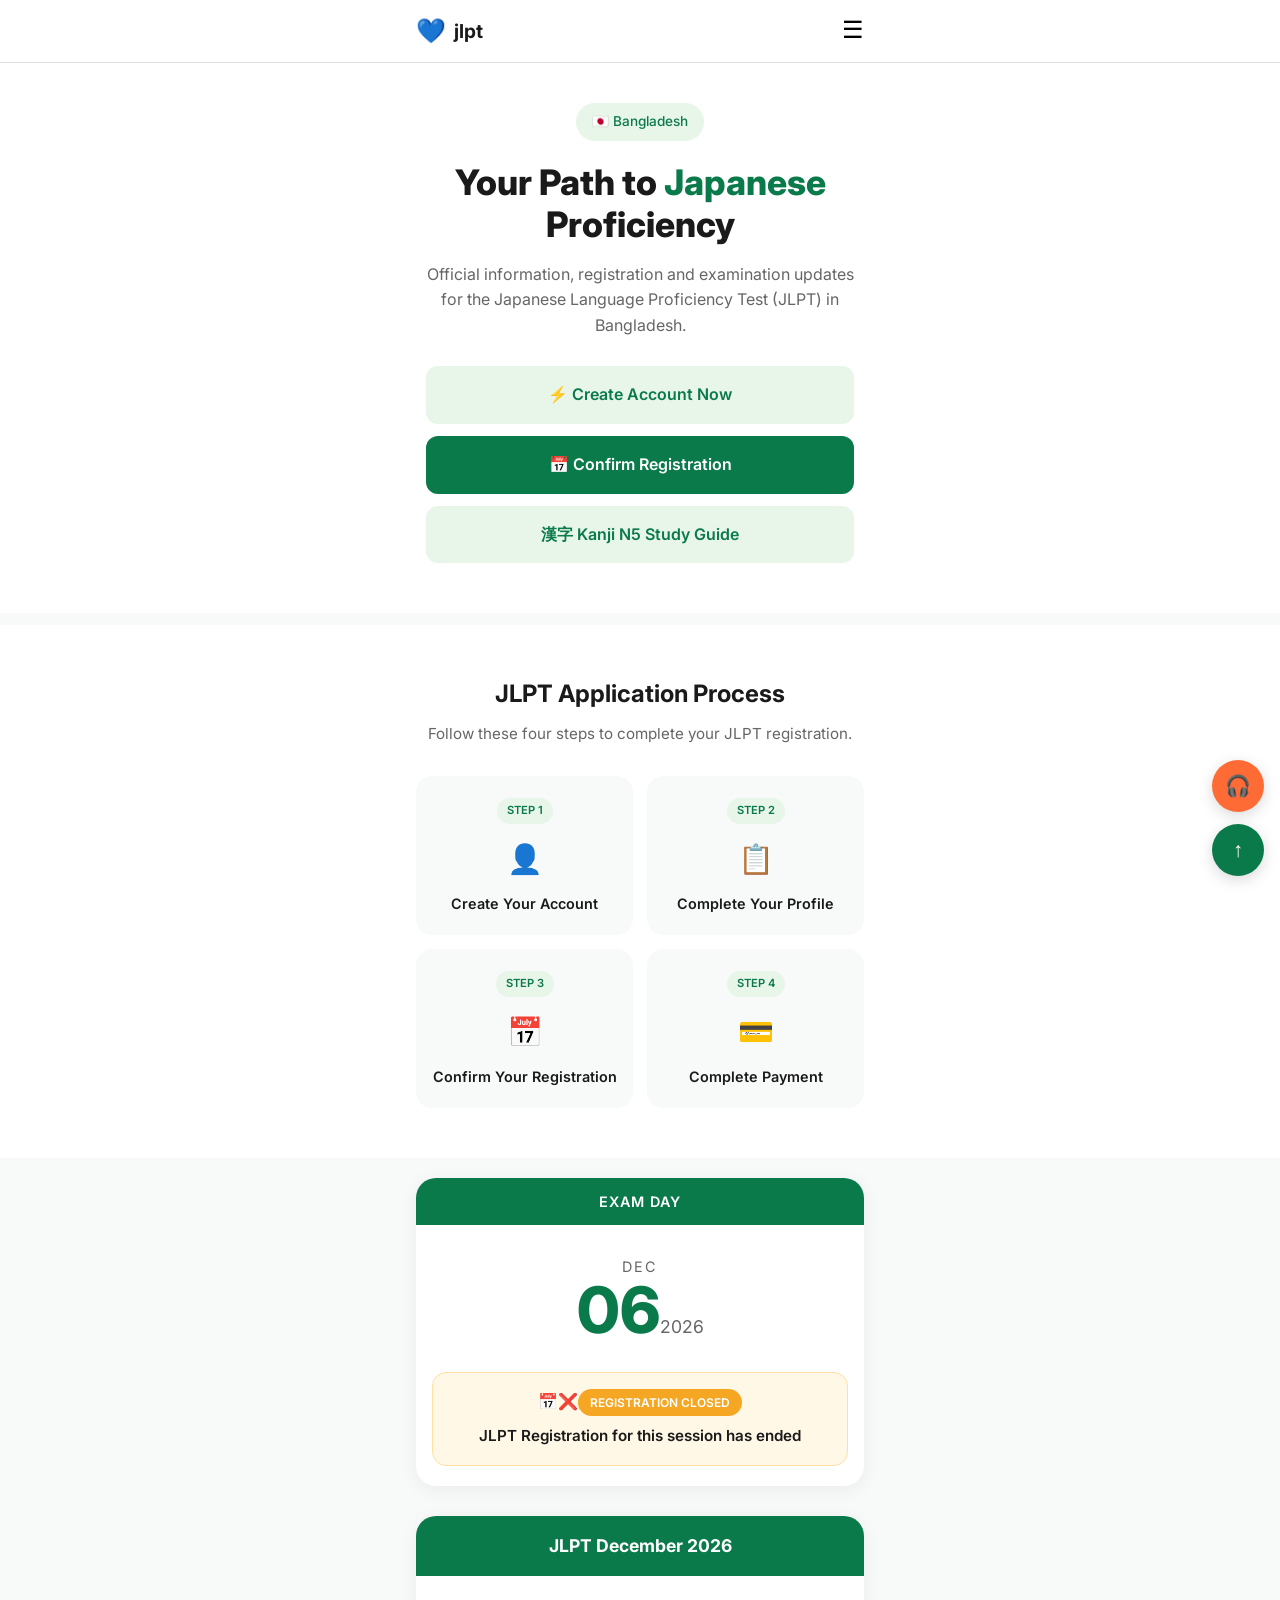
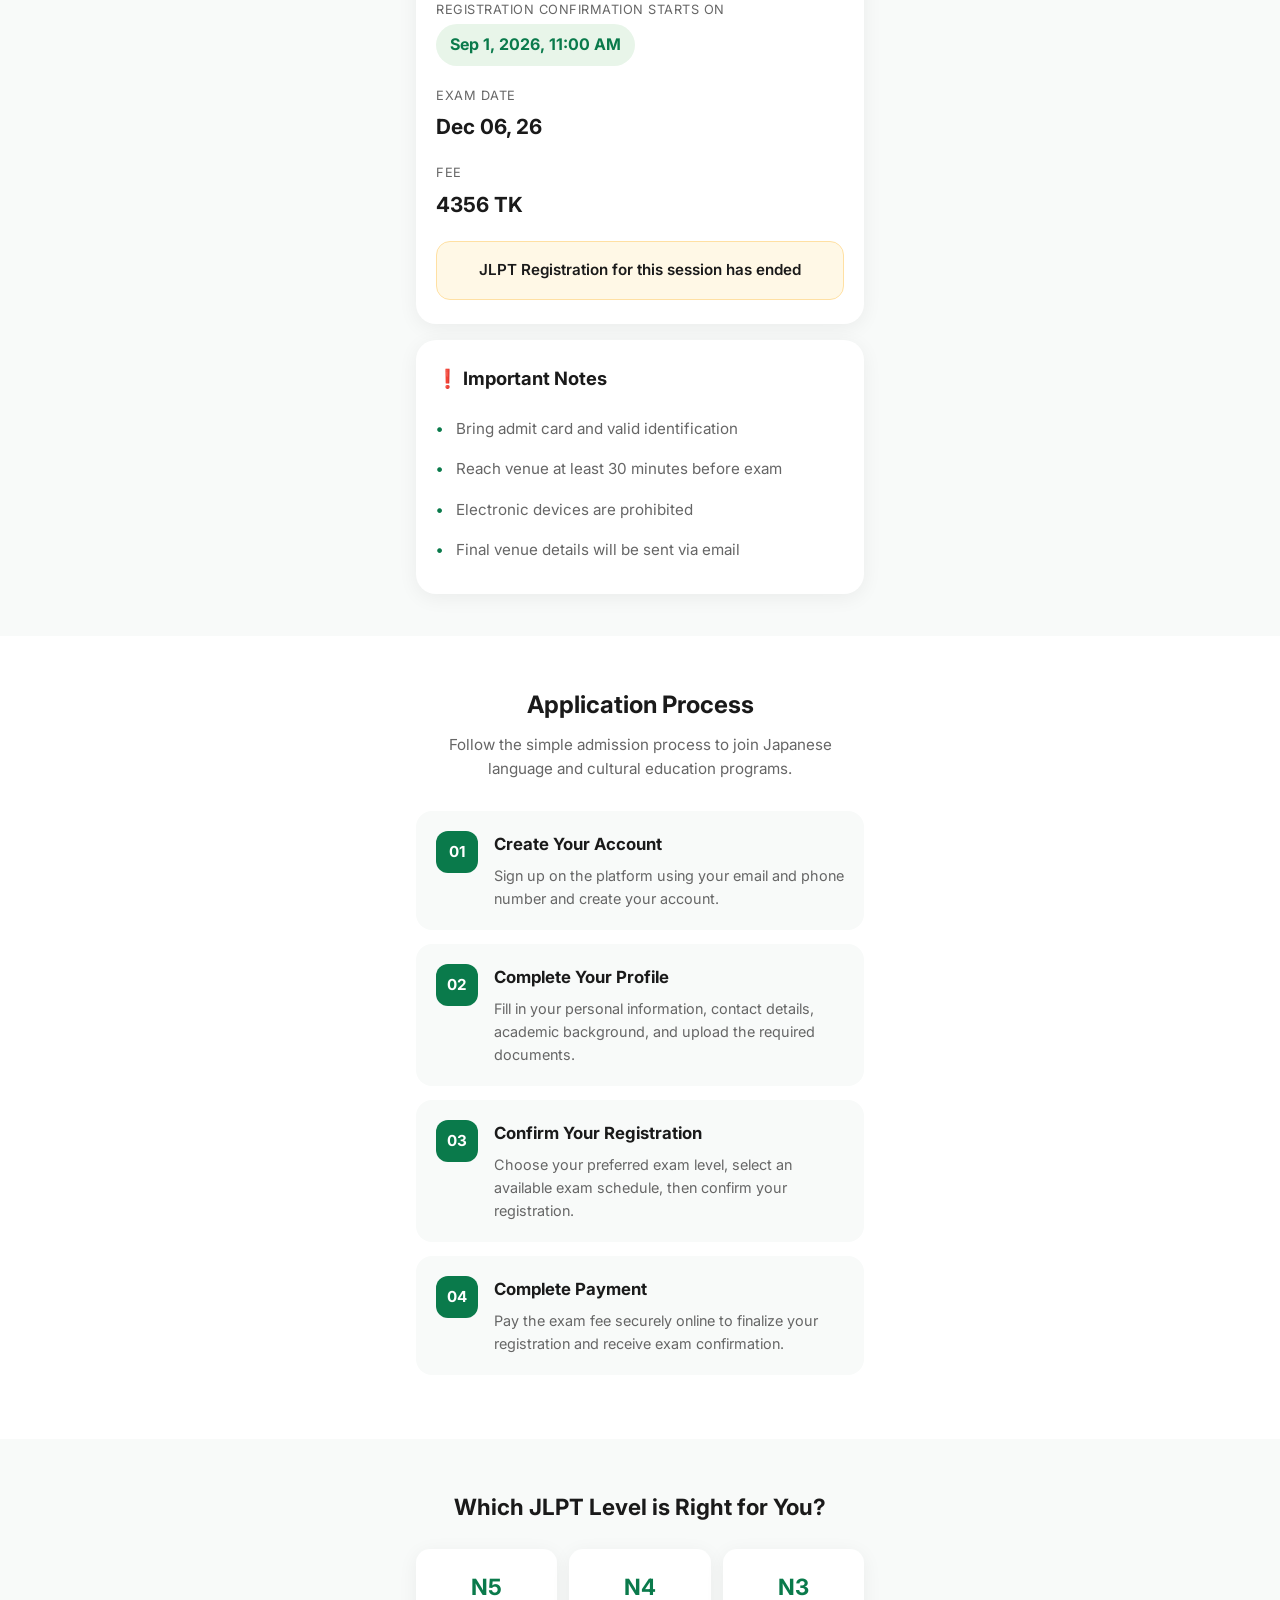
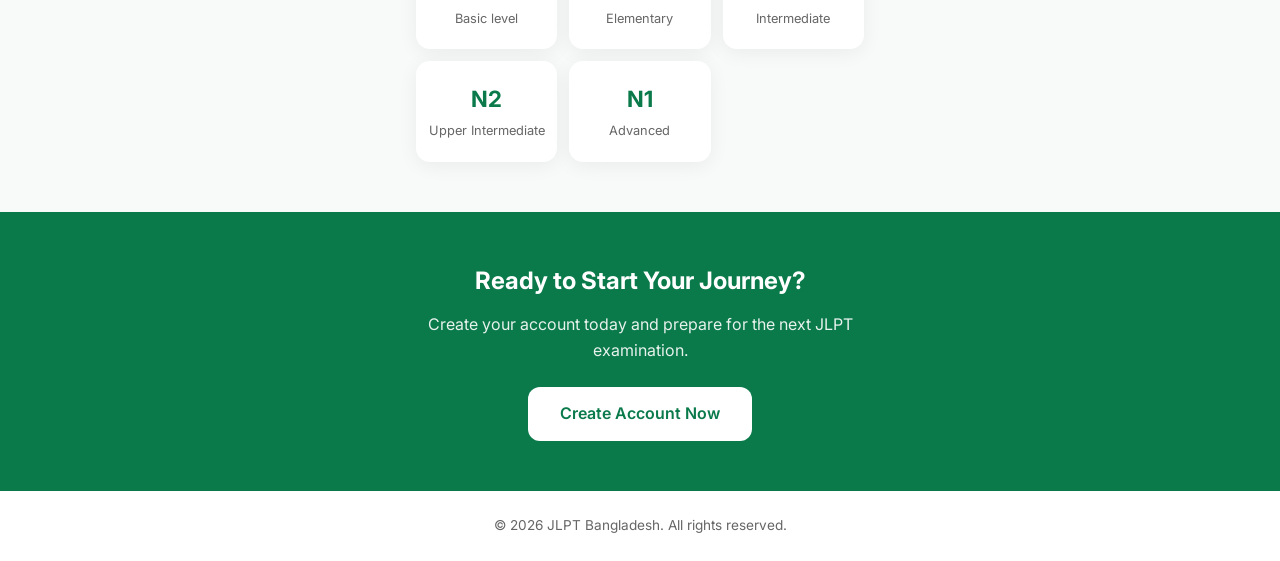
<file: index.html>
<!DOCTYPE html>
<html lang="en">
<head>
    <meta charset="UTF-8">
    <meta name="viewport" content="width=device-width, initial-scale=1.0">
    <title>JLPT Bangladesh - Japanese Language Proficiency Test</title>
    <link rel="stylesheet" href="style.css">
    <link href="https://fonts.googleapis.com/css2?family=Inter:wght@400;500;600;700;800&display=swap" rel="stylesheet">
</head>
<body>
    <!-- Header -->
    <header class="header">
        <div class="container">
            <div class="logo">
                <div class="logo-icon">💙</div>
                <span>jlpt</span>
            </div>
            <div class="header-right">
                <button class="menu-btn" id="menuBtn">☰</button>
            </div>
        </div>
    </header>

    <!-- Hero -->
    <section class="hero">
        <div class="container">
            <div class="badge">🇯🇵 Bangladesh
             </div>
            <h1>Your Path to <span>Japanese</span> Proficiency</h1>
            <p class="hero-desc">
                Official information, registration and examination updates for the Japanese Language Proficiency Test (JLPT) in Bangladesh.
            </p>
            <div class="hero-buttons">
                <a href="create-account.html" class="btn btn-light">⚡ Create Account Now</a>
                <a href="#" class="btn btn-primary">📅 Confirm Registration</a>
                <a href="kanji-n5.html" class="btn btn-light">漢字 Kanji N5 Study Guide</a>
            </div>
        </div>
    </section>

    <!-- Application Process -->
    <section class="process">
        <div class="container">
            <h2>JLPT Application Process</h2>
            <p class="section-desc">Follow these four steps to complete your JLPT registration.</p>
            <div class="steps-grid">
                <div class="step-card"><span class="step-num">STEP 1</span><div class="step-icon">👤</div><h3>Create Your Account</h3></div>
                <div class="step-card"><span class="step-num">STEP 2</span><div class="step-icon">📋</div><h3>Complete Your Profile</h3></div>
                <div class="step-card"><span class="step-num">STEP 3</span><div class="step-icon">📅</div><h3>Confirm Your Registration</h3></div>
                <div class="step-card"><span class="step-num">STEP 4</span><div class="step-icon">💳</div><h3>Complete Payment</h3></div>
            </div>
        </div>
    </section>

    <!-- Exam Day Card -->
    <section class="exam-section">
        <div class="container">
            <div class="exam-card">
                <div class="exam-day-label">EXAM DAY</div>
                <div class="exam-date"><span class="month">DEC</span><span class="day">06</span><span class="year">2026</span></div>
                <div class="status-box closed"><span class="status-icon">📅❌</span><span class="status-text">REGISTRATION CLOSED</span><p>JLPT Registration for this session has ended</p></div>
            </div>
        </div>
    </section>

    <!-- Exam Details -->
    <section class="details">
        <div class="container">
            <div class="details-card">
                <div class="details-header">JLPT December 2026</div>
                <div class="details-body">
                    <div class="info-row"><span class="label">Registration Confirmation starts on</span><span class="value green">Sep 1, 2026, 11:00 AM</span></div>
                    <div class="info-row"><span class="label">EXAM DATE</span><span class="value">Dec 06, 26</span></div>
                    <div class="info-row"><span class="label">FEE</span><span class="value">4356 TK</span></div>
                    <div class="status-box closed small"><p>JLPT Registration for this session has ended</p></div>
                </div>
            </div>
            <div class="notes-card"><h3>❗ Important Notes</h3><ul><li>Bring admit card and valid identification</li><li>Reach venue at least 30 minutes before exam</li><li>Electronic devices are prohibited</li><li>Final venue details will be sent via email</li></ul></div>
        </div>
    </section>

    <!-- Application Steps Detailed -->
    <section class="app-process">
        <div class="container">
            <h2>Application Process</h2>
            <p class="section-desc">Follow the simple admission process to join Japanese language and cultural education programs.</p>
            <div class="process-list">
                <div class="process-item"><div class="num">01</div><div class="content"><h3>Create Your Account</h3><p>Sign up on the platform using your email and phone number and create your account.</p></div></div>
                <div class="process-item"><div class="num">02</div><div class="content"><h3>Complete Your Profile</h3><p>Fill in your personal information, contact details, academic background, and upload the required documents.</p></div></div>
                <div class="process-item"><div class="num">03</div><div class="content"><h3>Confirm Your Registration</h3><p>Choose your preferred exam level, select an available exam schedule, then confirm your registration.</p></div></div>
                <div class="process-item"><div class="num">04</div><div class="content"><h3>Complete Payment</h3><p>Pay the exam fee securely online to finalize your registration and receive exam confirmation.</p></div></div>
            </div>
        </div>
    </section>

    <!-- Levels -->
    <section class="levels">
        <div class="container">
            <h2>Which JLPT Level is Right for You?</h2>
            <div class="levels-grid">
                <div class="level-card"><h3>N5</h3><p>Basic level</p></div>
                <div class="level-card"><h3>N4</h3><p>Elementary</p></div>
                <div class="level-card"><h3>N3</h3><p>Intermediate</p></div>
                <div class="level-card"><h3>N2</h3><p>Upper Intermediate</p></div>
                <div class="level-card"><h3>N1</h3><p>Advanced</p></div>
            </div>
        </div>
    </section>

    <!-- CTA -->
    <section class="cta">
        <div class="container"><h2>Ready to Start Your Journey?</h2><p>Create your account today and prepare for the next JLPT examination.</p><a href="create-account.html" class="btn btn-primary">Create Account Now</a></div>
    </section>

    <!-- Footer -->
    <footer class="footer"><div class="container"><p>© 2026 JLPT Bangladesh. All rights reserved.</p></div></footer>
    <div class="float-btns"><button class="float-btn chat">🎧</button><button class="float-btn top" id="scrollTop">↑</button></div>
    <script src="script.js"></script>
</body>
</html>
</file>
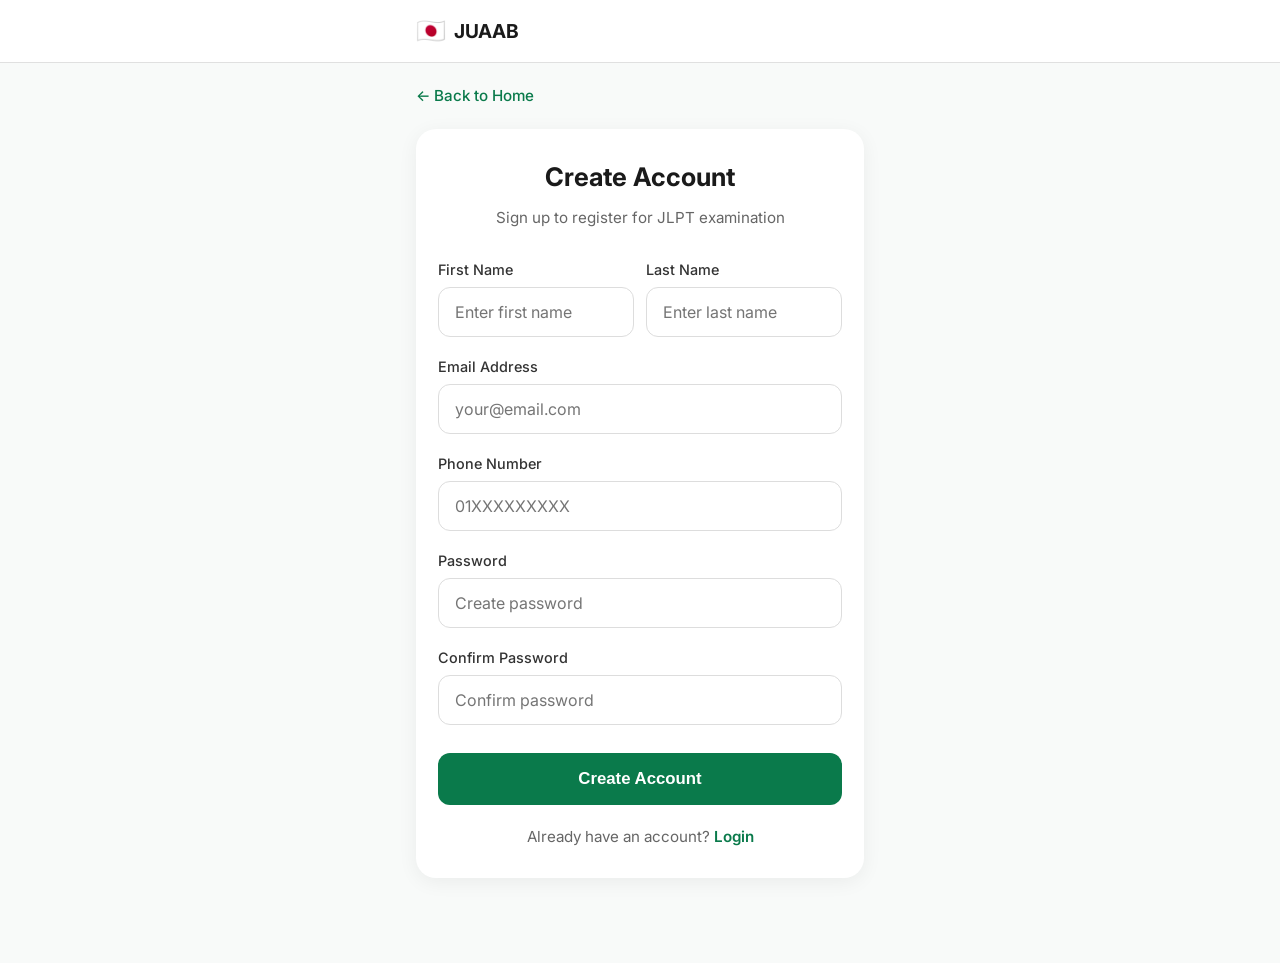
<file: create-account.html>
<!DOCTYPE html>
<html lang="en">
<head>
    <meta charset="UTF-8">
    <meta name="viewport" content="width=device-width, initial-scale=1.0">
    <title>Create Account - JLPT Bangladesh</title>
    <link rel="stylesheet" href="style.css">
    <link href="https://fonts.googleapis.com/css2?family=Inter:wght@400;500;600;700;800&display=swap" rel="stylesheet">
    <style>
        .form-page {
            min-height: 100vh;
            background: #f8faf9;
            padding: 20px 0 60px;
        }

        .form-container {
            max-width: 480px;
            margin: 0 auto;
            padding: 0 16px;
        }

        .back-link {
            display: inline-flex;
            align-items: center;
            gap: 6px;
            color: #0a7a4b;
            text-decoration: none;
            font-weight: 500;
            margin-bottom: 20px;
            font-size: 0.95rem;
        }

        .form-card {
            background: white;
            border-radius: 20px;
            padding: 28px 22px;
            box-shadow: 0 4px 20px rgba(0,0,0,0.06);
        }

        .form-card h1 {
            font-size: 1.6rem;
            margin-bottom: 8px;
            text-align: center;
        }

        .form-card .subtitle {
            text-align: center;
            color: #666;
            margin-bottom: 28px;
            font-size: 0.95rem;
        }

        .form-group {
            margin-bottom: 18px;
        }

        .form-group label {
            display: block;
            font-size: 0.9rem;
            font-weight: 500;
            margin-bottom: 6px;
            color: #333;
        }

        .form-group input {
            width: 100%;
            padding: 14px 16px;
            border: 1px solid #ddd;
            border-radius: 12px;
            font-size: 1rem;
            font-family: inherit;
            transition: border-color 0.3s;
        }

        .form-group input:focus {
            outline: none;
            border-color: #0a7a4b;
        }

        .form-row {
            display: grid;
            grid-template-columns: 1fr 1fr;
            gap: 12px;
        }

        .submit-btn {
            width: 100%;
            padding: 16px;
            background: #0a7a4b;
            color: white;
            border: none;
            border-radius: 12px;
            font-size: 1.05rem;
            font-weight: 600;
            cursor: pointer;
            margin-top: 10px;
            transition: background 0.3s;
        }

        .submit-btn:hover {
            background: #065f3a;
        }

        .login-link {
            text-align: center;
            margin-top: 20px;
            font-size: 0.95rem;
            color: #666;
        }

        .login-link a {
            color: #0a7a4b;
            font-weight: 600;
            text-decoration: none;
        }

        .success-msg {
            display: none;
            background: #e8f5e9;
            color: #0a7a4b;
            padding: 16px;
            border-radius: 12px;
            text-align: center;
            margin-bottom: 20px;
            font-weight: 500;
        }
    </style>
</head>
<body>
    <!-- Header -->
    <header class="header">
        <div class="container">
            <div class="logo">
                <div class="logo-icon">🇯🇵</div>
                <span>JUAAB</span>
            </div>
        </div>
    </header>

    <div class="form-page">
        <div class="form-container">
            <a href="index.html" class="back-link">← Back to Home</a>

            <div class="form-card">
                <div class="success-msg" id="successMsg">
                    ✅ Account created successfully!
                </div>

                <h1>Create Account</h1>
                <p class="subtitle">Sign up to register for JLPT examination</p>

                <form id="registerForm">
                    <div class="form-row">
                        <div class="form-group">
                            <label>First Name</label>
                            <input type="text" placeholder="Enter first name" required>
                        </div>
                        <div class="form-group">
                            <label>Last Name</label>
                            <input type="text" placeholder="Enter last name" required>
                        </div>
                    </div>

                    <div class="form-group">
                        <label>Email Address</label>
                        <input type="email" placeholder="your@email.com" required>
                    </div>

                    <div class="form-group">
                        <label>Phone Number</label>
                        <input type="tel" placeholder="01XXXXXXXXX" required>
                    </div>

                    <div class="form-group">
                        <label>Password</label>
                        <input type="password" placeholder="Create password" required minlength="6">
                    </div>

                    <div class="form-group">
                        <label>Confirm Password</label>
                        <input type="password" placeholder="Confirm password" required>
                    </div>

                    <button type="submit" class="submit-btn">Create Account</button>
                </form>

                <div class="login-link">
                    Already have an account? <a href="#">Login</a>
                </div>
            </div>
        </div>
    </div>

    <script>
        document.getElementById('registerForm').addEventListener('submit', function(e) {
            e.preventDefault();
            
            // Show success message
            document.getElementById('successMsg').style.display = 'block';
            
            // Reset form
            this.reset();
            
            // Scroll to top of form
            document.getElementById('successMsg').scrollIntoView({ behavior: 'smooth' });
        });
    </script>
</body>
</html>
</file>
<file: style.css>
* {
    margin: 0;
    padding: 0;
    box-sizing: border-box;
}

:root {
    --green: #0a7a4b;
    --green-dark: #065f3a;
    --green-light: #e8f5e9;
    --text: #1a1a1a;
    --text-muted: #666;
    --bg: #f8faf9;
    --white: #ffffff;
    --border: #e0e0e0;
    --shadow: 0 4px 20px rgba(0,0,0,0.06);
}

body {
    font-family: 'Inter', sans-serif;
    background: var(--bg);
    color: var(--text);
    line-height: 1.6;
}

.container {
    max-width: 480px;
    margin: 0 auto;
    padding: 0 16px;
}

/* Header */
.header {
    background: var(--white);
    position: sticky;
    top: 0;
    z-index: 100;
    border-bottom: 1px solid var(--border);
    padding: 12px 0;
}

.header .container {
    display: flex;
    justify-content: space-between;
    align-items: center;
}

.logo {
    display: flex;
    align-items: center;
    gap: 8px;
    font-weight: 700;
    font-size: 1.2rem;
}

.logo-icon {
    font-size: 1.5rem;
}

.menu-btn {
    background: none;
    border: none;
    font-size: 1.5rem;
    cursor: pointer;
}

/* Hero */
.hero {
    background: var(--white);
    padding: 40px 0 50px;
    text-align: center;
}

.badge {
    display: inline-block;
    background: var(--green-light);
    color: var(--green);
    padding: 8px 16px;
    border-radius: 50px;
    font-size: 0.85rem;
    font-weight: 500;
    margin-bottom: 20px;
}

.hero h1 {
    font-size: 2.2rem;
    font-weight: 800;
    line-height: 1.2;
    margin-bottom: 16px;
}

.hero h1 span {
    color: var(--green);
}

.hero-desc {
    color: var(--text-muted);
    font-size: 1rem;
    margin-bottom: 28px;
    padding: 0 10px;
}

.hero-buttons {
    display: flex;
    flex-direction: column;
    gap: 12px;
    padding: 0 10px;
}

.btn {
    display: block;
    padding: 16px;
    border-radius: 12px;
    text-decoration: none;
    font-weight: 600;
    font-size: 1rem;
    text-align: center;
    transition: 0.3s;
}

.btn-light {
    background: var(--green-light);
    color: var(--green);
}

.btn-primary {
    background: var(--green);
    color: white;
}

.btn-primary:hover {
    background: var(--green-dark);
}

/* Process */
.process {
    padding: 50px 0;
    background: var(--white);
    margin-top: 12px;
}

.process h2 {
    text-align: center;
    font-size: 1.5rem;
    margin-bottom: 8px;
}

.section-desc {
    text-align: center;
    color: var(--text-muted);
    margin-bottom: 30px;
    font-size: 0.95rem;
}

.steps-grid {
    display: grid;
    grid-template-columns: 1fr 1fr;
    gap: 14px;
}

.step-card {
    background: var(--bg);
    border-radius: 16px;
    padding: 20px 14px;
    text-align: center;
}

.step-num {
    display: inline-block;
    background: var(--green-light);
    color: var(--green);
    font-size: 0.7rem;
    font-weight: 600;
    padding: 4px 10px;
    border-radius: 20px;
    margin-bottom: 12px;
}

.step-icon {
    font-size: 1.8rem;
    margin-bottom: 10px;
}

.step-card h3 {
    font-size: 0.9rem;
    font-weight: 600;
}

/* Exam Section */
.exam-section {
    padding: 20px 0;
}

.exam-card {
    background: var(--white);
    border-radius: 20px;
    overflow: hidden;
    box-shadow: var(--shadow);
}

.exam-day-label {
    background: var(--green);
    color: white;
    text-align: center;
    padding: 12px;
    font-weight: 600;
    font-size: 0.9rem;
    letter-spacing: 1px;
}

.exam-date {
    text-align: center;
    padding: 30px 20px;
}

.exam-date .month {
    display: block;
    font-size: 0.9rem;
    color: var(--text-muted);
    letter-spacing: 2px;
}

.exam-date .day {
    font-size: 4rem;
    font-weight: 800;
    color: var(--green);
    line-height: 1;
}

.exam-date .year {
    font-size: 1.1rem;
    color: var(--text-muted);
}

.status-box {
    margin: 0 16px 20px;
    padding: 16px;
    border-radius: 14px;
    text-align: center;
}

.status-box.closed {
    background: #fff8e6;
    border: 1px solid #ffe0a3;
}

.status-text {
    display: inline-block;
    background: #f5a623;
    color: white;
    font-size: 0.75rem;
    font-weight: 600;
    padding: 4px 12px;
    border-radius: 20px;
    margin-bottom: 8px;
}

.status-box p {
    font-size: 0.95rem;
    font-weight: 600;
    color: var(--text);
}

/* Details */
.details {
    padding: 10px 0 30px;
}

.details-card {
    background: var(--white);
    border-radius: 20px;
    overflow: hidden;
    box-shadow: var(--shadow);
    margin-bottom: 16px;
}

.details-header {
    background: var(--green);
    color: white;
    text-align: center;
    padding: 16px;
    font-weight: 700;
    font-size: 1.1rem;
}

.details-body {
    padding: 24px 20px;
}

.info-row {
    margin-bottom: 20px;
}

.info-row .label {
    display: block;
    font-size: 0.8rem;
    color: var(--text-muted);
    margin-bottom: 4px;
    text-transform: uppercase;
    letter-spacing: 0.5px;
}

.info-row .value {
    font-size: 1.3rem;
    font-weight: 700;
}

.info-row .value.green {
    color: var(--green);
    font-size: 1rem;
    background: var(--green-light);
    padding: 8px 14px;
    border-radius: 30px;
    display: inline-block;
}

.status-box.small {
    margin: 10px 0 0;
}

/* Notes */
.notes-card {
    background: var(--white);
    border-radius: 20px;
    padding: 24px 20px;
    box-shadow: var(--shadow);
}

.notes-card h3 {
    margin-bottom: 16px;
    font-size: 1.15rem;
}

.notes-card ul {
    list-style: none;
}

.notes-card li {
    padding: 8px 0;
    padding-left: 20px;
    position: relative;
    color: var(--text-muted);
    font-size: 0.95rem;
}

.notes-card li::before {
    content: "•";
    position: absolute;
    left: 0;
    color: var(--green);
    font-weight: bold;
}

/* App Process */
.app-process {
    padding: 50px 0;
    background: var(--white);
    margin-top: 12px;
}

.app-process h2 {
    text-align: center;
    font-size: 1.5rem;
    margin-bottom: 8px;
}

.process-list {
    margin-top: 30px;
}

.process-item {
    display: flex;
    gap: 16px;
    background: var(--bg);
    border-radius: 16px;
    padding: 20px;
    margin-bottom: 14px;
}

.process-item .num {
    background: var(--green);
    color: white;
    width: 42px;
    height: 42px;
    border-radius: 12px;
    display: flex;
    align-items: center;
    justify-content: center;
    font-weight: 700;
    font-size: 0.95rem;
    flex-shrink: 0;
}

.process-item h3 {
    font-size: 1.05rem;
    margin-bottom: 6px;
}

.process-item p {
    color: var(--text-muted);
    font-size: 0.9rem;
}

/* Levels */
.levels {
    padding: 50px 0;
}

.levels h2 {
    text-align: center;
    font-size: 1.4rem;
    margin-bottom: 24px;
}

.levels-grid {
    display: grid;
    grid-template-columns: repeat(3, 1fr);
    gap: 12px;
}

.level-card {
    background: var(--white);
    border-radius: 14px;
    padding: 20px 10px;
    text-align: center;
    box-shadow: var(--shadow);
}

.level-card h3 {
    color: var(--green);
    font-size: 1.4rem;
    margin-bottom: 4px;
}

.level-card p {
    font-size: 0.8rem;
    color: var(--text-muted);
}

/* CTA */
.cta {
    background: var(--green);
    color: white;
    padding: 50px 0;
    text-align: center;
}

.cta h2 {
    font-size: 1.5rem;
    margin-bottom: 12px;
}

.cta p {
    opacity: 0.9;
    margin-bottom: 24px;
}

.cta .btn-primary {
    background: white;
    color: var(--green);
    display: inline-block;
    padding: 14px 32px;
}

/* Footer */
.footer {
    background: var(--white);
    padding: 24px 0;
    text-align: center;
    font-size: 0.85rem;
    color: var(--text-muted);
}

/* Floating Buttons */
.float-btns {
    position: fixed;
    bottom: 24px;
    right: 16px;
    display: flex;
    flex-direction: column;
    gap: 12px;
    z-index: 99;
}

.float-btn {
    width: 52px;
    height: 52px;
    border-radius: 50%;
    border: none;
    font-size: 1.3rem;
    cursor: pointer;
    box-shadow: 0 4px 15px rgba(0,0,0,0.15);
}

.float-btn.chat {
    background: #ff6b35;
    color: white;
}

.float-btn.top {
    background: var(--green);
    color: white;
}
</file>
